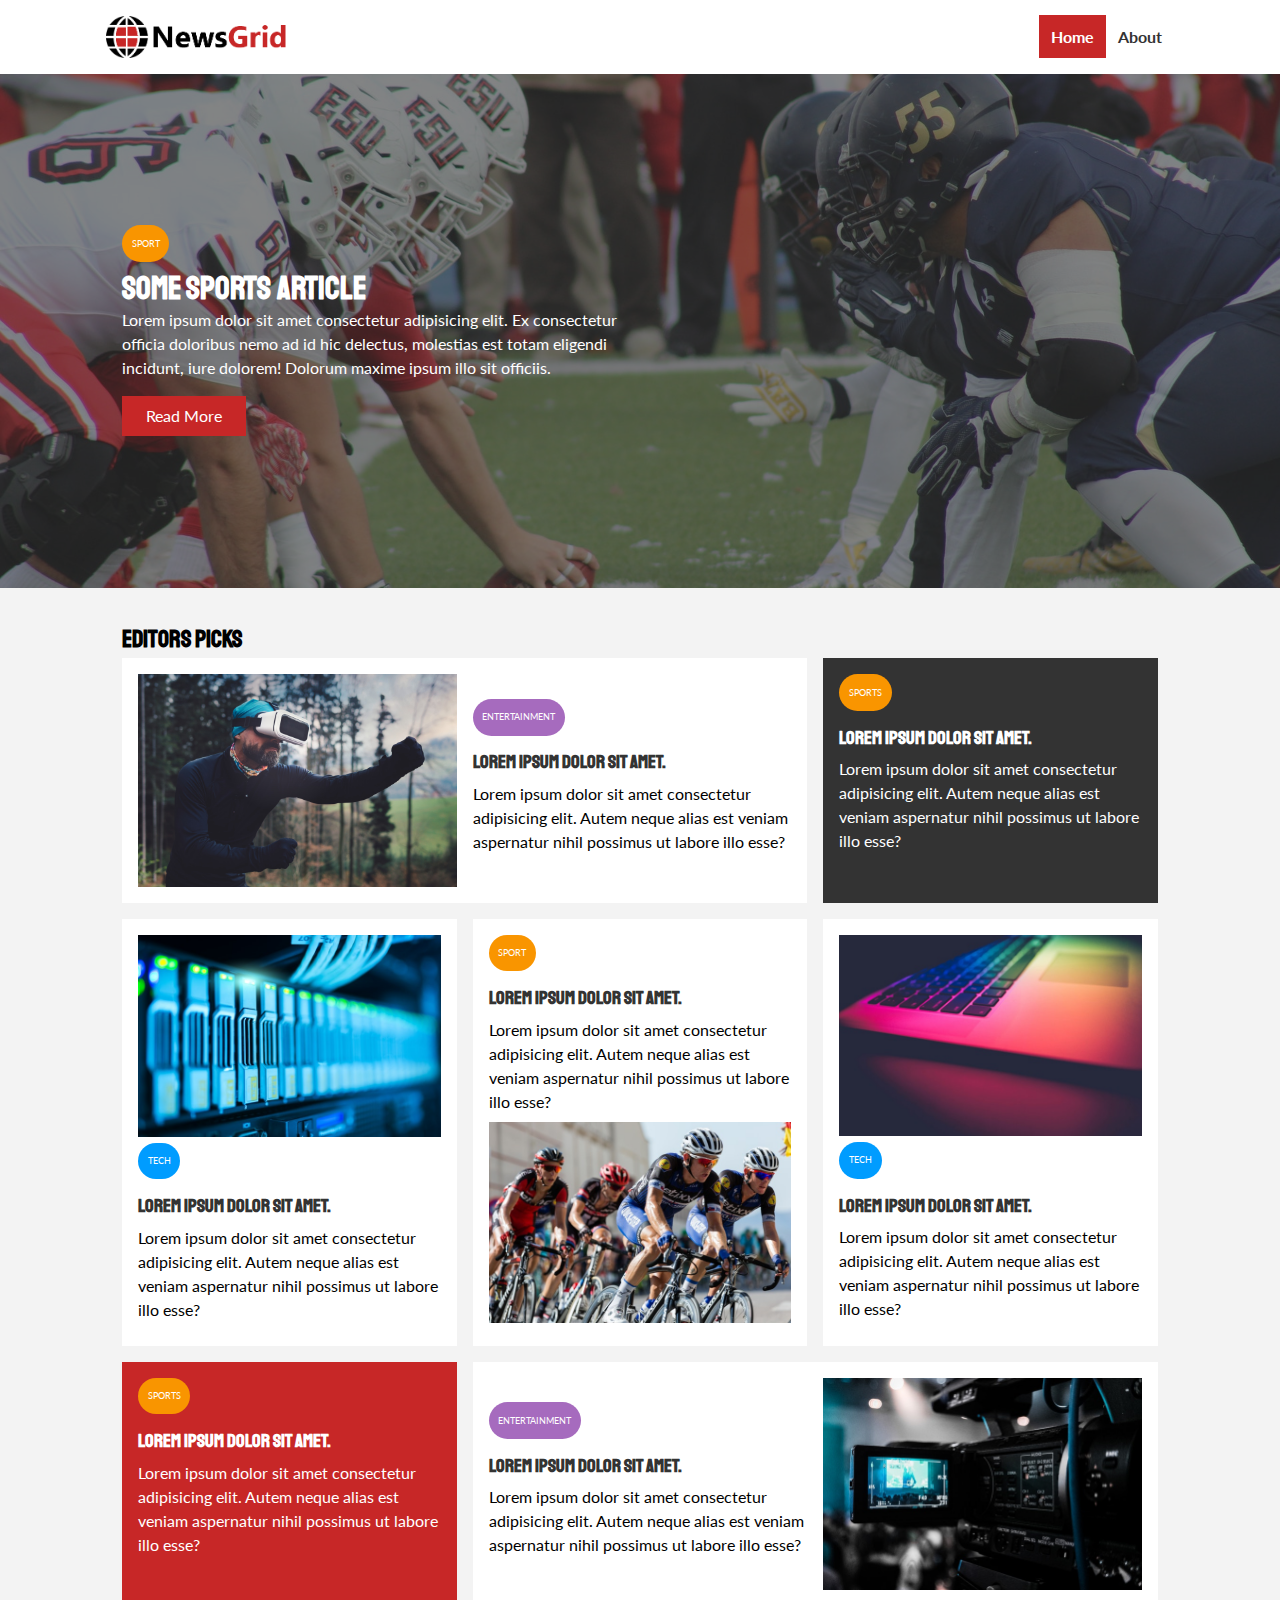
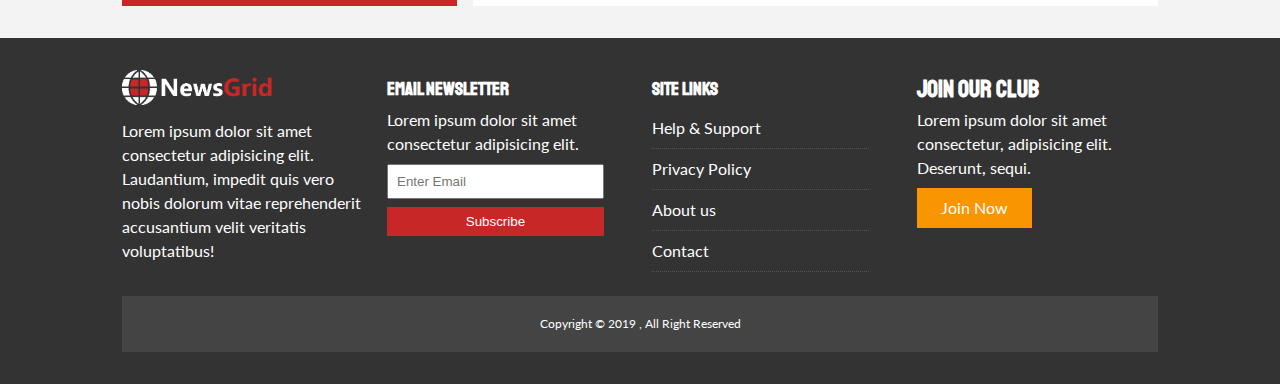
<file: index.html>
<!DOCTYPE html>
<html lang="en">

<head>
    <meta charset="UTF-8">
    <meta http-equiv="X-UA-Compatible" content="IE=edge">
    <meta name="viewport" content="width=device-width, initial-scale=1.0">
    <link rel="stylesheet" href="https://pro.fontawesome.com/releases/v5.10.0/css/all.css"
        integrity="sha384-AYmEC3Yw5cVb3ZcuHtOA93w35dYTsvhLPVnYs9eStHfGJvOvKxVfELGroGkvsg+p" crossorigin="anonymous" />
    <link href="https://fonts.googleapis.com/css?family=Lato|Staatliches" rel="stylesheet">
    <link rel="stylesheet" href="css/style.css">
    <link rel="stylesheet" media='screen and (max-width:768px)' href="css/mobile.css">
    <link rel="shortcut icon" href="favicon.ico" type="image/x-icon">
    <title>NewsGrid | latest News</title>
</head>

<body>
    <nav id="main-nav">
        <div class="container">
            <img src="img/logo.png" alt="newsGrid" class="logo">
            <div class="social">
                <a href="http://facebook.com/" target="_blank"><i class="fab fa-facebook fa-2x"></i></a>
                <a href="http://twitter.com/" target="_blank"><i class="fab fa-twitter fa-2x"></i></a>
                <a href="http://instagram.com/" target="_blank"><i class="fab fa-instagram fa-2x"></i></a>
                <a href="http://youtube.com/" target="_blank"><i class="fab fa-youtube fa-2x"></i></a>
            </div>
            <ul>
                <li><a class='current' href="index.html">Home</a></li>
                <li><a href="about.html">About</a></li>
            </ul>
        </div>
    </nav>

    <!-- Showcase -->
    <header id="showcase">
        <div class="container">
            <div class="showcase-container">
                <div class="showcase-content">
                    <div class="category category-sport">sport</div>
                    <h1>Some Sports Article</h1>
                    <p>Lorem ipsum dolor sit amet consectetur adipisicing elit. Ex consectetur officia doloribus nemo ad id hic delectus, molestias est totam eligendi incidunt, iure dolorem! Dolorum maxime ipsum illo sit officiis.</p>
                    <a href="article.html" class="btn btn-primary">Read More</a>
                </div>
            </div>
        </div>
    </header>

    <!-- Home Articles -->
    <section id="home-articles" class="py-2">
        <div class="container">
            <h2>Editors Picks</h2>
            <div class="articles-container">
                <article class="card">
                    <img src="img/articles/ent1.jpg" alt="...">
                    <div>
                        <div class="category category-ent">Entertainment</div>
                        <h3>
                            <a href="article.html">Lorem ipsum dolor sit amet.</a>
                        </h3>
                        <p>Lorem ipsum dolor sit amet consectetur adipisicing elit. Autem neque alias est veniam aspernatur nihil possimus ut labore illo esse?</p>
                    </div>
                </article>
                <article class="card bg-dark">
                    <div class="category category-sport">sports</div>
                    <h3>
                        <a href="article.html">Lorem ipsum dolor sit amet.</a>
                    </h3>
                    <p>Lorem ipsum dolor sit amet consectetur adipisicing elit. Autem neque alias est veniam aspernatur nihil possimus ut labore illo esse?</p>
                </article>
                <article class="card">
                    <img src="img/articles/tech1.jpg" alt="...">
                    <div class="category category-tech">Tech</div>
                    <h3>
                        <a href="article.html">Lorem ipsum dolor sit amet.</a>
                    </h3>
                    <p>Lorem ipsum dolor sit amet consectetur adipisicing elit. Autem neque alias est veniam aspernatur nihil possimus ut labore illo esse?</p>
                </article>
                <article class="card">
                    <div class="category category-sport">Sport</div>
                    <h3>
                        <a href="article.html">Lorem ipsum dolor sit amet.</a>
                    </h3>
                    <p>Lorem ipsum dolor sit amet consectetur adipisicing elit. Autem neque alias est veniam aspernatur nihil possimus ut labore illo esse?</p>
                    <img src="img/articles/sports1.jpg" alt="...">
                </article>
                <article class="card">
                    <img src="img/articles/tech2.jpg" alt="...">
                    <div class="category category-tech">Tech</div>
                    <h3>
                        <a href="article.html">Lorem ipsum dolor sit amet.</a>
                    </h3>
                    <p>Lorem ipsum dolor sit amet consectetur adipisicing elit. Autem neque alias est veniam aspernatur nihil possimus ut labore illo esse?</p>
                </article>
                <article class="card bg-primary">
                    <div class="category category-sport">Sports</div>
                    <h3>
                        <a href="article.html">Lorem ipsum dolor sit amet.</a>
                    </h3>
                    <p>Lorem ipsum dolor sit amet consectetur adipisicing elit. Autem neque alias est veniam aspernatur nihil possimus ut labore illo esse?</p>
                </article>
                <article class="card">
                    <div>
                        <div class="category category-ent">Entertainment</div>
                        <h3>
                            <a href="article.html">Lorem ipsum dolor sit amet.</a>
                        </h3>
                        <p>Lorem ipsum dolor sit amet consectetur adipisicing elit. Autem neque alias est veniam aspernatur nihil possimus ut labore illo esse?</p>
                    </div>
                    <img src="img/articles/ent2.jpg" alt="...">
                </article>
            </div>
        </div>
    </section>

    <footer id="main-footer" class='py-2'>
        <div class="container footer-container">
            <div>
                <img src="img/logo_light.png" alt="newsGrid">
                <p>Lorem ipsum dolor sit amet consectetur adipisicing elit. Laudantium, impedit quis vero nobis dolorum vitae reprehenderit accusantium velit veritatis voluptatibus!</p>
            </div>
            <div>
                <h3>Email NewsLetter</h3>
                <p>Lorem ipsum dolor sit amet consectetur adipisicing elit.</p>
                <form name='contact' method="POST" data-netlify='true'>
                    <input type="email" name='email' placeholder="Enter Email">
                    <input type="submit" value="Subscribe" class="btn btn-primary">
                </form>
            </div>
            <div>
                <h3>Site Links</h3>
                <ul class='list'>
                    <li><a href="#">Help & Support</a></li>
                    <li><a href="#">Privacy Policy</a></li>
                    <li><a href="#">About us</a></li>
                    <li><a href="#">Contact</a></li>
                </ul>
            </div>
            <div>
                <h2>Join Our Club</h2>
                <p>Lorem ipsum dolor sit amet consectetur, adipisicing elit. Deserunt, sequi.</p>
                <a href="#" class="btn btn-secondary">Join Now</a>
            </div>
            <div>
                <p>Copyright &copy; 2019 , All Right Reserved  </p>
            </div>
        </div>
    </footer>
<script src="main.js"></script>    
</body>

</html>
</file>
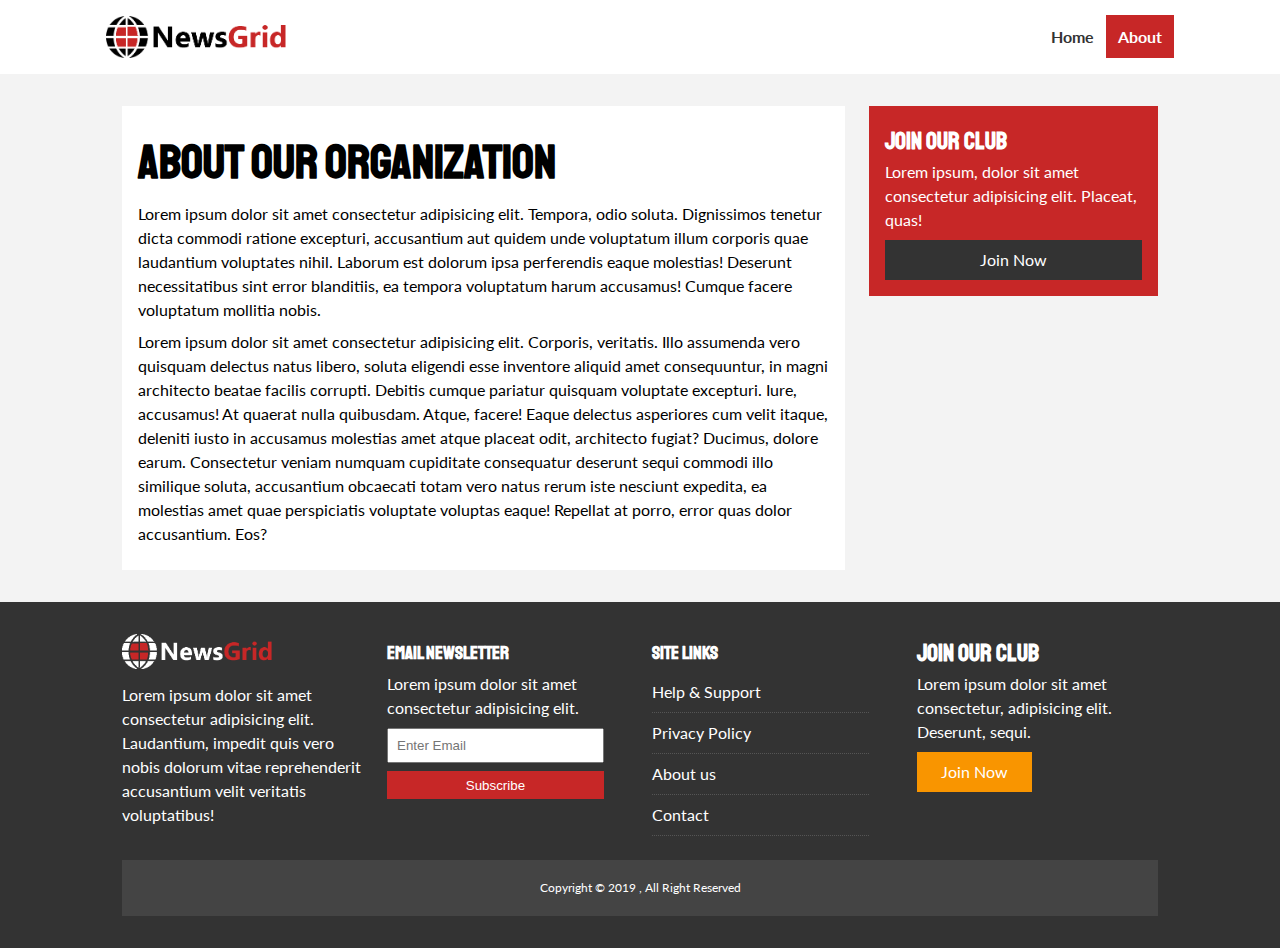
<file: about.html>
<!DOCTYPE html>
<html lang="en">

<head>
    <meta charset="UTF-8">
    <meta http-equiv="X-UA-Compatible" content="IE=edge">
    <meta name="viewport" content="width=device-width, initial-scale=1.0">
    <link rel="stylesheet" href="https://pro.fontawesome.com/releases/v5.10.0/css/all.css"
        integrity="sha384-AYmEC3Yw5cVb3ZcuHtOA93w35dYTsvhLPVnYs9eStHfGJvOvKxVfELGroGkvsg+p" crossorigin="anonymous" />
    <link href="https://fonts.googleapis.com/css?family=Lato|Staatliches" rel="stylesheet">
    <link rel="stylesheet" href="css/style.css">
    <link rel="stylesheet" media='screen and (max-width:768px)' href="css/mobile.css">
    <link rel="shortcut icon" href="favicon.ico" type="image/x-icon">
    <title>NewsGrid | About</title>
</head>
<body>
    <nav id="main-nav">
        <div class="container">
            <img src="img/logo.png" alt="newsGrid" class="logo">
            <div class="social">
                <a href="http://facebook.com/" target="_blank"><i class="fab fa-facebook fa-2x"></i></a>
                <a href="http://twitter.com/" target="_blank"><i class="fab fa-twitter fa-2x"></i></a>
                <a href="http://instagram.com/" target="_blank"><i class="fab fa-instagram fa-2x"></i></a>
                <a href="http://youtube.com/" target="_blank"><i class="fab fa-youtube fa-2x"></i></a>
            </div>
            <ul>
                <li><a href="index.html">Home</a></li>
                <li><a class='current' href="about.html">About</a></li>
            </ul>
        </div>
    </nav>

    <section id="about">
        <div class="container">
            <div class="page-container">
                <article class='card'>
                    <h1 class="l-heading">About Our Organization</h1>
                    <p>Lorem ipsum dolor sit amet consectetur adipisicing elit. Tempora, odio soluta. Dignissimos tenetur dicta commodi ratione excepturi, accusantium aut quidem unde voluptatum illum corporis quae laudantium voluptates nihil. Laborum est dolorum ipsa perferendis eaque molestias! Deserunt necessitatibus sint error blanditiis, ea tempora voluptatum harum accusamus! Cumque facere voluptatum mollitia nobis.</p>
                    <p>Lorem ipsum dolor sit amet consectetur adipisicing elit. Corporis, veritatis. Illo assumenda vero quisquam delectus natus libero, soluta eligendi esse inventore aliquid amet consequuntur, in magni architecto beatae facilis corrupti. Debitis cumque pariatur quisquam voluptate excepturi. Iure, accusamus! At quaerat nulla quibusdam. Atque, facere! Eaque delectus asperiores cum velit itaque, deleniti iusto in accusamus molestias amet atque placeat odit, architecto fugiat? Ducimus, dolore earum. Consectetur veniam numquam cupiditate consequatur deserunt sequi commodi illo similique soluta, accusantium obcaecati totam vero natus rerum iste nesciunt expedita, ea molestias amet quae perspiciatis voluptate voluptas eaque! Repellat at porro, error quas dolor accusantium. Eos?</p>
                </article>    
                <aside class="card bg-primary">
                    <h2>Join Our Club</h2>
                    <p>Lorem ipsum, dolor sit amet consectetur adipisicing elit. Placeat, quas!</p>
                    <a href="#" class="btn btn-block">Join Now</a>
                </aside>
            </div>
        </div>
    </section>

    <footer id="main-footer" class='py-2'>
        <div class="container footer-container">
            <div>
                <img src="img/logo_light.png" alt="newsGrid">
                <p>Lorem ipsum dolor sit amet consectetur adipisicing elit. Laudantium, impedit quis vero nobis dolorum vitae reprehenderit accusantium velit veritatis voluptatibus!</p>
            </div>
            <div>
                <h3>Email NewsLetter</h3>
                <p>Lorem ipsum dolor sit amet consectetur adipisicing elit.</p>
                <form name='contact' method="POST" data-netlify='true'>
                    <input type="email" name='email' placeholder="Enter Email">
                    <input type="submit" value="Subscribe" class="btn btn-primary">
                </form>
            </div>
            <div>
                <h3>Site Links</h3>
                <ul class='list'>
                    <li><a href="#">Help & Support</a></li>
                    <li><a href="#">Privacy Policy</a></li>
                    <li><a href="#">About us</a></li>
                    <li><a href="#">Contact</a></li>
                </ul>
            </div>
            <div>
                <h2>Join Our Club</h2>
                <p>Lorem ipsum dolor sit amet consectetur, adipisicing elit. Deserunt, sequi.</p>
                <a href="#" class="btn btn-secondary">Join Now</a>
            </div>
            <div>
                <p>Copyright &copy; 2019 , All Right Reserved  </p>
            </div>
        </div>
    </footer>
<script src="main.js"></script>    
</body>

</html>
</file>
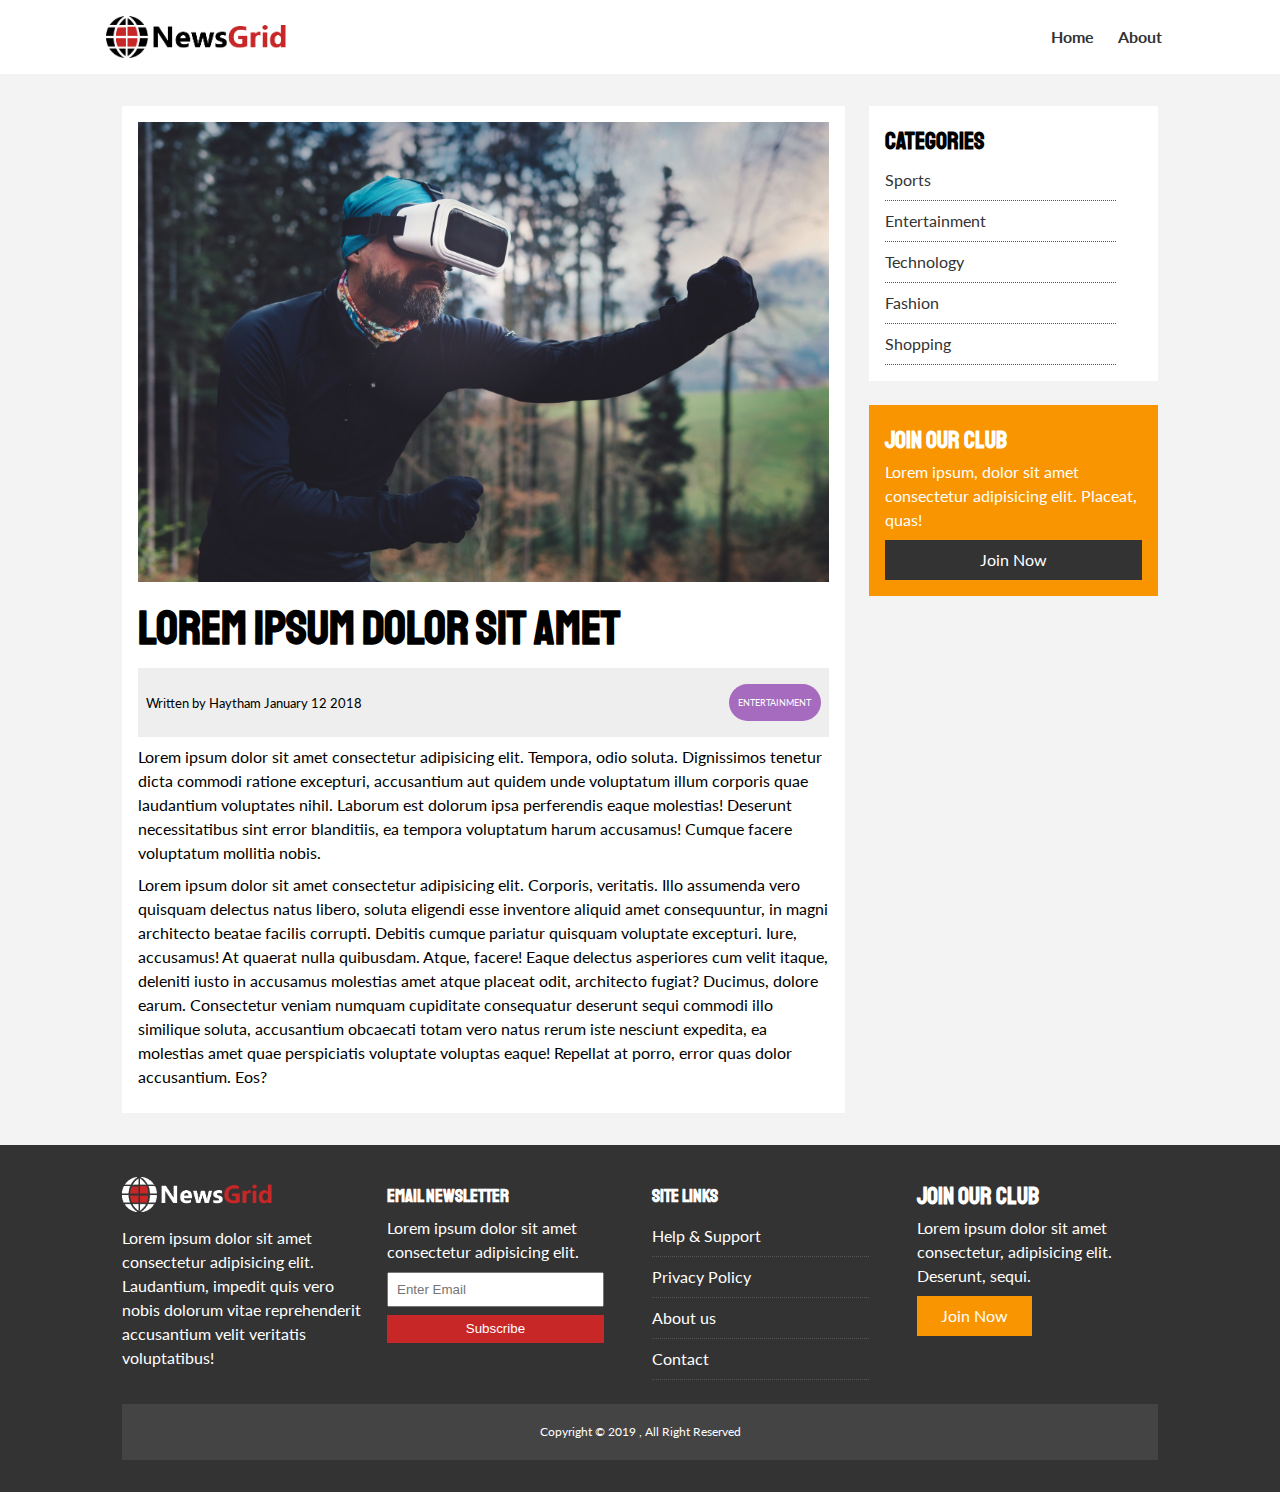
<file: article.html>
<!DOCTYPE html>
<html lang="en">

<head>
    <meta charset="UTF-8">
    <meta http-equiv="X-UA-Compatible" content="IE=edge">
    <meta name="viewport" content="width=device-width, initial-scale=1.0">
    <link rel="stylesheet" href="https://pro.fontawesome.com/releases/v5.10.0/css/all.css"
        integrity="sha384-AYmEC3Yw5cVb3ZcuHtOA93w35dYTsvhLPVnYs9eStHfGJvOvKxVfELGroGkvsg+p" crossorigin="anonymous" />
    <link href="https://fonts.googleapis.com/css?family=Lato|Staatliches" rel="stylesheet">
    <link rel="stylesheet" href="css/style.css">
    <link rel="stylesheet" media='screen and (max-width:768px)' href="css/mobile.css">
    <link rel="shortcut icon" href="favicon.ico" type="image/x-icon">
    <title>NewsGrid | Latest News</title>
</head>
<body>
    <nav id="main-nav">
        <div class="container">
            <img src="img/logo.png" alt="newsGrid" class="logo">
            <div class="social">
                <a href="http://facebook.com/" target="_blank"><i class="fab fa-facebook fa-2x"></i></a>
                <a href="http://twitter.com/" target="_blank"><i class="fab fa-twitter fa-2x"></i></a>
                <a href="http://instagram.com/" target="_blank"><i class="fab fa-instagram fa-2x"></i></a>
                <a href="http://youtube.com/" target="_blank"><i class="fab fa-youtube fa-2x"></i></a>
            </div>
            <ul>
                <li><a href="index.html">Home</a></li>
                <li><a href="about.html">About</a></li>
            </ul>
        </div>
    </nav>


    <section id="article">
        <div class="container">
            <div class="page-container">
                <article class='card'>
                    <img src="img/articles/ent1.jpg" alt="">
                    <h1 class="l-heading">Lorem ipsum dolor sit amet</h1>
                    <div class="meta">
                        <small>
                            <i class="fas fa-user"></i> Written by Haytham January 12 2018
                        </small>
                        <div class="category category-ent">Entertainment</div>
                    </div>
                    <p>Lorem ipsum dolor sit amet consectetur adipisicing elit. Tempora, odio soluta. Dignissimos tenetur dicta commodi ratione excepturi, accusantium aut quidem unde voluptatum illum corporis quae laudantium voluptates nihil. Laborum est dolorum ipsa perferendis eaque molestias! Deserunt necessitatibus sint error blanditiis, ea tempora voluptatum harum accusamus! Cumque facere voluptatum mollitia nobis.</p>
                    <p>Lorem ipsum dolor sit amet consectetur adipisicing elit. Corporis, veritatis. Illo assumenda vero quisquam delectus natus libero, soluta eligendi esse inventore aliquid amet consequuntur, in magni architecto beatae facilis corrupti. Debitis cumque pariatur quisquam voluptate excepturi. Iure, accusamus! At quaerat nulla quibusdam. Atque, facere! Eaque delectus asperiores cum velit itaque, deleniti iusto in accusamus molestias amet atque placeat odit, architecto fugiat? Ducimus, dolore earum. Consectetur veniam numquam cupiditate consequatur deserunt sequi commodi illo similique soluta, accusantium obcaecati totam vero natus rerum iste nesciunt expedita, ea molestias amet quae perspiciatis voluptate voluptas eaque! Repellat at porro, error quas dolor accusantium. Eos?</p>
                </article>    
                <aside id="categories" class="card">
                    <h2>categories</h2>
                    <ul class="list">
                        <li><a href="#"><i class="fas fa-chevron-right"></i>
                        Sports</a></li>
                        <li><a href="#"><i class="fas fa-chevron-right"></i>
                        Entertainment</a></li>
                        <li><a href="#"><i class="fas fa-chevron-right"></i>
                        Technology</a></li>
                        <li><a href="#"><i class="fas fa-chevron-right"></i>
                        Fashion</a></li>
                        <li><a href="#"><i class="fas fa-chevron-right"></i>
                        Shopping</a></li>
                    </ul>
                </aside>
                <aside class="card bg-secondary">
                    <h2>Join Our Club</h2>
                    <p>Lorem ipsum, dolor sit amet consectetur adipisicing elit. Placeat, quas!</p>
                    <a href="#" class="btn btn-block">Join Now</a>
                </aside>
            </div>
        </div>
    </section>


    <footer id="main-footer" class='py-2'>
        <div class="container footer-container">
            <div>
                <img src="img/logo_light.png" alt="newsGrid">
                <p>Lorem ipsum dolor sit amet consectetur adipisicing elit. Laudantium, impedit quis vero nobis dolorum vitae reprehenderit accusantium velit veritatis voluptatibus!</p>
            </div>
            <div>
                <h3>Email NewsLetter</h3>
                <p>Lorem ipsum dolor sit amet consectetur adipisicing elit.</p>
                <form name='contact' method="POST" data-netlify='true'>
                    <input type="email" name='email' placeholder="Enter Email">
                    <input type="submit" value="Subscribe" class="btn btn-primary">
                </form>
            </div>
            <div>
                <h3>Site Links</h3>
                <ul class='list'>
                    <li><a href="#">Help & Support</a></li>
                    <li><a href="#">Privacy Policy</a></li>
                    <li><a href="#">About us</a></li>
                    <li><a href="#">Contact</a></li>
                </ul>
            </div>
            <div>
                <h2>Join Our Club</h2>
                <p>Lorem ipsum dolor sit amet consectetur, adipisicing elit. Deserunt, sequi.</p>
                <a href="#" class="btn btn-secondary">Join Now</a>
            </div>
            <div>
                <p>Copyright &copy; 2019 , All Right Reserved  </p>
            </div>
        </div>
    </footer>
<script src="main.js"></script>    
</body>

</html>
</file>
<file: css/style.css>
:root {
  --primary-color: #c72727;
  --secondary-color: #f99500;
  --light-color: #f3f3f3;
  --dark-color: #333;
  --max-width: 1100px;
}

.category {
  --sports-color: #f99500;
  --ent-color: #a66bbe;
  --tech-color: #009cff;
}

* {
  margin: 0;
  padding: 0;
  box-sizing: border-box;
}

body {
  font-family: "Lato", sans-serif;
  line-height: 1.5rem;
  background: var(--light-color);
}
a {
  color: #333;
  text-decoration: none;
}

ul {
  list-style: none;
}

p {
  margin: 0.5rem 0;
}
img {
  width: 100%;
}

h1,
h2,
h3,
h4,
h5,
h6 {
  font-family: "Staatliches", cursive;
  margin: 0.55rem 0;
  line-height: 1.3rem;
}

/* Utility  */

.container {
  max-width: var(--max-width);
  margin: auto;
  padding: 0 2rem;
  overflow: hidden;
}
.category {
  display: inline-block;
  color: #fff;
  font-size: 0.55rem;
  text-transform: uppercase;
  padding: 0.4rem 0.6rem;
  border-radius: 50px;
  margin-bottom: 0.5rem;
}

.category-sport {
  background: var(--sports-color);
}
.category-ent {
  background: var(--ent-color);
}
.category-tech {
  background: var(--tech-color);
}

.btn {
  display: inline-block;
  border: none;
  background: var(--dark-color);
  color: #fff;
  padding: 0.5em 1.5rem;
  cursor: pointer;
}

.btn-light {
  background: var(--light-color);
}
.btn-primary {
  background: var(--primary-color);
}
.btn-secondary {
  background: var(--secondary-color);
}

.btn:hover {
  opacity: 0.9;
}

.btn-block {
  display: block;
  width: 100%;
  text-align: center;
}

.card {
  background: #fff;
  padding: 1rem;
}

.bg-dark {
  background: var(--dark-color);
  color: #fff;
}
.bg-primary {
  background: var(--primary-color);
  color: #fff;
}
.bg-secondary {
  background: var(--secondary-color);
  color: #fff;
}

.bg-dark h1,
.bg-dark h2,
.bg-dark h3,
.bg-dark a,
.bg-primary h1,
.bg-primary h2,
.bg-primary h3,
.bg-primary a,
.bg-secondary h1,
.bg-secondary h2,
.bg-secondary h3,
.bg-secondary a {
  color: #fff;
}

.py-1 {
  padding: 1.5rem 0;
}
.py-2 {
  padding: 2rem 0;
}
.py-3 {
  padding: 3rem 0;
}
.p-1 {
  padding: 1.5rem;
}
.p-2 {
  padding: 2rem;
}
.p-3 {
  padding: 3rem;
}

.l-heading {
  font-size: 3rem;
  margin: 1rem 0;
  line-height: 3rem;
}

.list li {
  padding: 0.5rem 0;
  border-bottom: 1px dotted #555;
  width: 90%;
}

.list li a:hover {
  color: var(--primary-color) !important;
}

.page-container {
  display: grid;
  grid-template-columns: 5fr 2fr;
  margin: 2rem 0;
  grid-gap: 1.5rem;
}

.page-container > *:first-child {
  grid-row: 1 / span 3;
}

/* navbar */
#main-nav {
  background: #fff;
  position: sticky;
  top: 0;
  z-index: 2;
}

#main-nav .container {
  display: grid;
  grid-template-columns: 6fr 3fr 2fr;
  padding: 1rem;
  align-items: center;
}

#main-nav .logo {
  width: 180px;
}

#main-nav ul {
  justify-self: end;
  display: flex;
}

#main-nav ul li a {
  padding: 0.75rem;
  font-weight: bold;
}
#main-nav ul li a.current {
  background: var(--primary-color);
  color: #fff;
}
#main-nav ul li a:hover {
  background: var(--light-color);
  color: var(--dark-color);
}

#main-nav .social {
  justify-self: center;
}

#main-nav .social i {
  color: #777;
  margin-right: 0.5rem;
}

/* Showcase  */
#showcase {
  color: #fff;
  background: #333;
  padding: 2rem;
  position: relative;
}

#showcase::before {
  content: "";
  background: url("../img/featured.jpg") no-repeat center center/cover;
  position: absolute;
  top: 0;
  left: 0;
  height: 100%;
  width: 100%;
  opacity: 0.4;
}

#showcase .showcase-container {
  display: grid;
  grid-template-columns: repeat(2, 1fr);
  justify-content: center;
  align-items: center;
  height: 50vh;
}

#showcase .showcase-content {
  z-index: 1;
}

#showcase .showcase-content p {
  margin-bottom: 1rem;
}

/* Home Articles */

#home-articles .articles-container {
  display: grid;
  grid-template-columns: repeat(3, 1fr);
  grid-gap: 1rem;
}

#home-articles .articles-container > *:first-child,
#home-articles .articles-container > *:last-child {
  display: grid;
  grid-template-columns: repeat(2, 1fr);
  grid-gap: 1rem;
  align-items: center;
  grid-column: 1 / span 2;
}

#home-articles .articles-container > *:last-child {
  grid-column: 2 / span 2;
}

/* Articles */
#article .meta {
  display: flex;
  justify-content: space-between;
  align-items: center;
  background: #eee;
  padding: 0.5rem;
}

#article .meta .category {
  margin-top: 0.5rem;
}

/* Footer */

#main-footer {
  background: var(--dark-color);
  color: #fff;
}

#main-footer img {
  width: 150px;
}

#main-footer a {
  color: #fff;
}

#main-footer .footer-container {
  display: grid;
  grid-template-columns: repeat(4, 1fr);
  grid-gap: 1.5rem;
}

#main-footer .footer-container > *:last-child {
  background: #444;
  grid-column: 1 / span 4;
  padding: 0.5rem;
  text-align: center;
  font-size: 0.75rem;
}

#main-footer .footer-container input[type="email"] {
  width: 90%;
  padding: 0.5rem;
  margin-bottom: 0.5rem;
}

#main-footer .footer-container input[type="submit"] {
  width: 90%;
}
</file>
<file: css/mobile.css>
/* Navigation */
#main-nav .social {
  display: none;
}
#main-nav .container {
  grid-template-columns: 1fr;
  grid-gap: 1.2rem;
}

#main-nav ul,
#main-nav .logo {
  justify-self: center;
}

#main-nav ul li a {
  padding: 0.5rem;
}

#home-articles .articles-container {
  grid-template-columns: repeat(2, 1fr);
}

#home-articles .articles-container > *:last-child,
#home-articles .articles-container > *:first-child {
  grid-template-columns: 1fr;
  grid-column: 1;
}

@media (max-width: 600px) {
  /* Stack grid Items */
  #main-footer .footer-container,
  #home-articles .articles-container,
  #showcase .showcase-container {
    grid-template-columns: 1fr;
  }
  #main-footer .footer-container *:last-child {
    grid-column: 1;
  }

  #main-footer .footer-container > *:first-child,
  #main-footer .footer-container > *:nth-child(2) {
    border-bottom: #444 dotted 1px;
    padding-bottom: 1rem;
  }

  .page-container {
    grid-template-columns: 1fr;
    text-align: center;
  }
  .page-container > *:first-child {
    grid-row: 1;
  }
  .l-heading {
    font-size: 2rem;
  }
}
</file>
